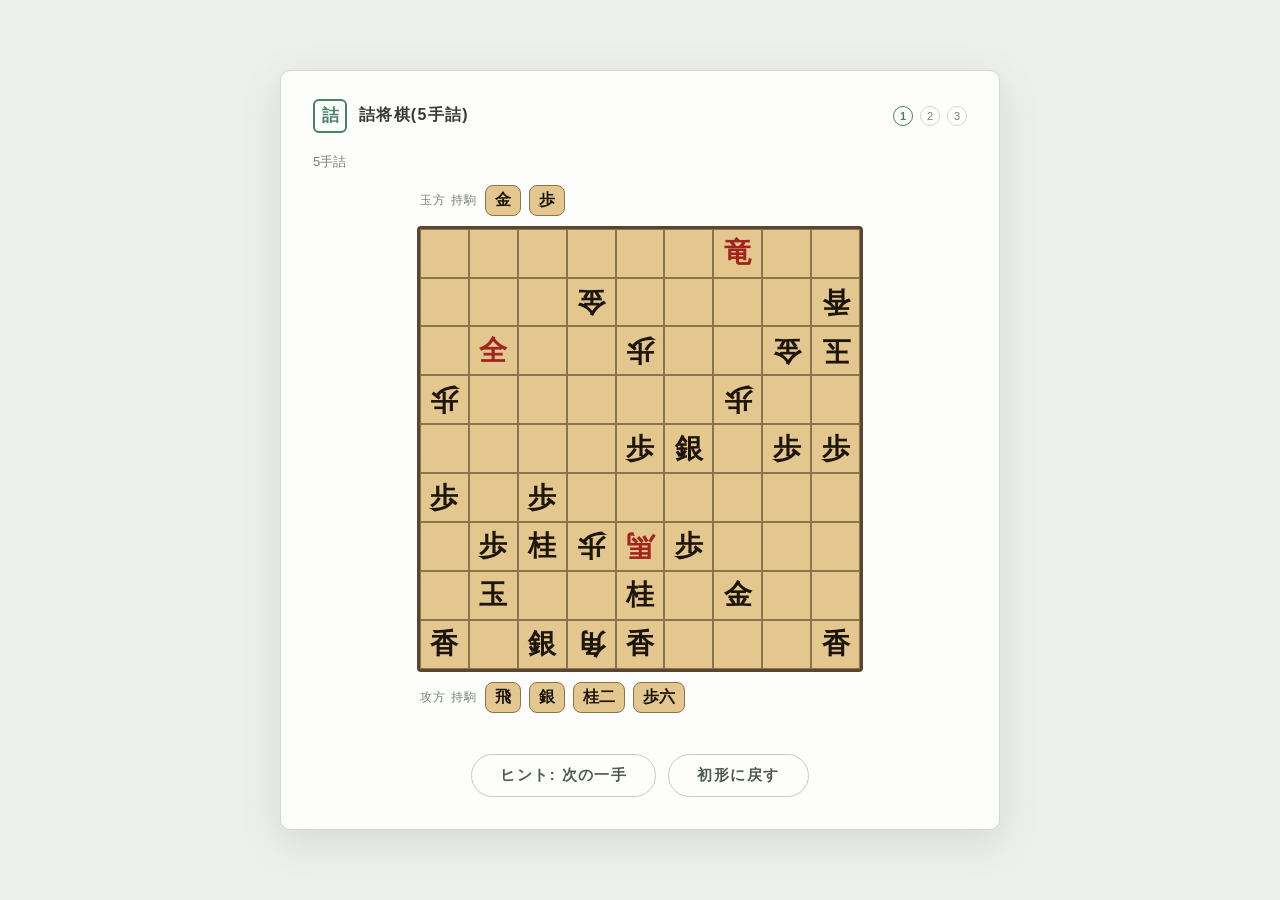
<file: continue.html>
<!DOCTYPE html>
<html lang="ja">
<head>
  <meta charset="utf-8">
  <meta name="viewport" content="width=device-width, initial-scale=1">
  <title>課題を続ける — SNSQuizLocker</title>
  <link rel="stylesheet" href="core/overlay.css">
  <link rel="stylesheet" href="quizzes/koten/koten.css">
  <link rel="stylesheet" href="quizzes/hyakunin/hyakunin.css">
  <link rel="stylesheet" href="quizzes/juon/juon.css">
  <link rel="stylesheet" href="quizzes/senritsu/senritsu.css">
  <link rel="stylesheet" href="quizzes/tsume/tsume.css">
  <style>
    /* 地色は overlay.css のトークンと同値（オーバーレイが全面を覆うため実質見えない保険） */
    html, body { margin: 0; height: 100%; background: #eef0ee; }
    @media (prefers-color-scheme: dark) {
      html, body { background: #16171a; }
    }
  </style>
</head>
<body>
  <div id="ytg-root"></div>
  <script src="core/registry.js"></script>
  <script src="core/ui.js"></script>
  <script src="config.js"></script>
  <script src="quizzes/koten/passages.js"></script>
  <script src="quizzes/koten/koten.js"></script>
  <script src="quizzes/hyakunin/poems.js"></script>
  <script src="quizzes/hyakunin/hyakunin.js"></script>
  <script src="quizzes/juon/juon.js"></script>
  <script src="quizzes/senritsu/senritsu.js"></script>
  <script src="quizzes/tsume/shogi.js"></script>
  <script src="quizzes/tsume/problems.js"></script>
  <script src="quizzes/tsume/tsume.js"></script>
  <script src="continue.js"></script>
</body>
</html>
</file>
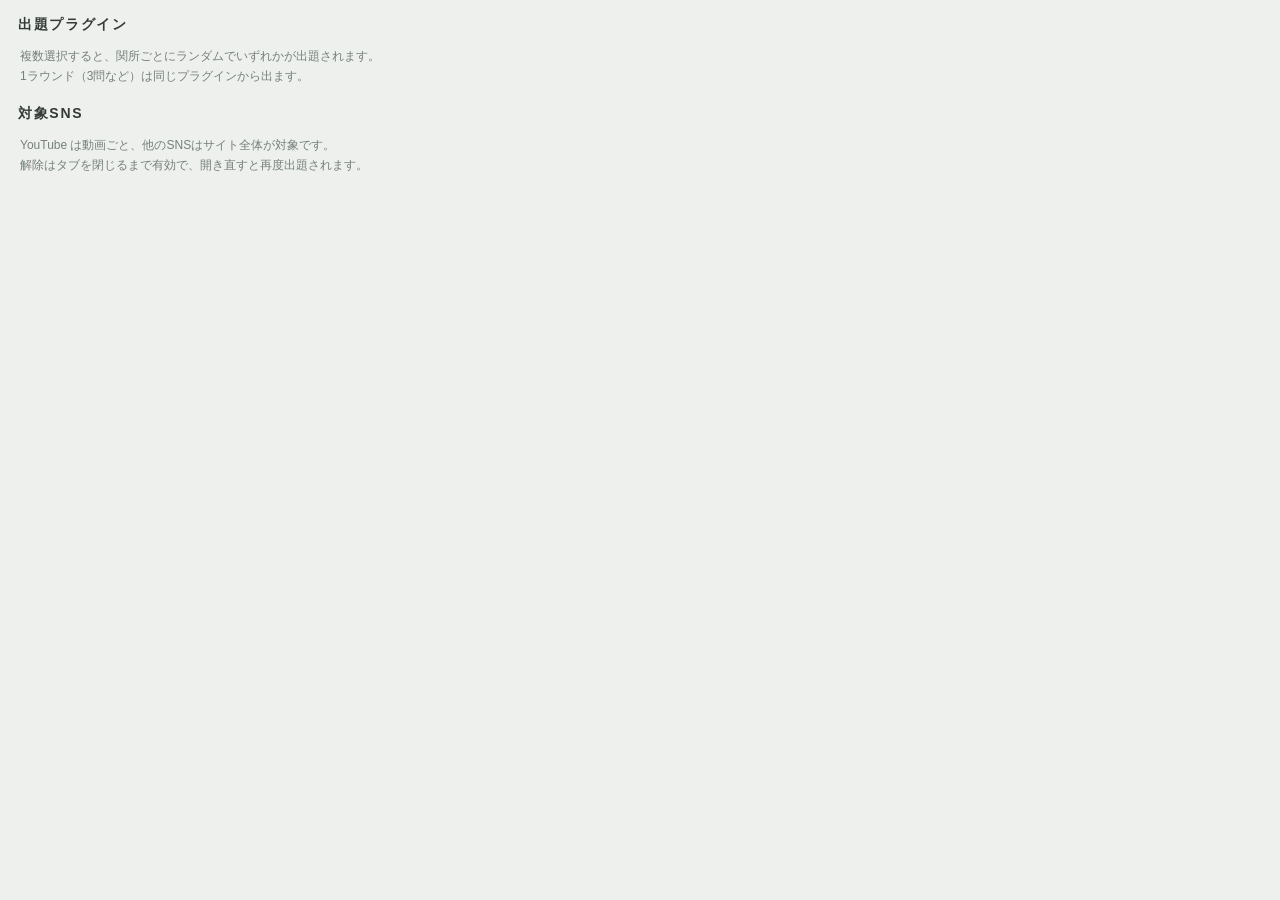
<file: options.html>
<!DOCTYPE html>
<html lang="ja">
<head>
  <meta charset="utf-8">
  <title>SNSQuizLocker の設定</title>
  <style>
    /* 配色トークンは core/overlay.css と同値（このページは単体で開くため自前に持つ）。
       ライト=学習ノート / ダーク=夜の書斎。OS設定に追従。 */
    :root {
      --k-bg: #eef0ee;
      --k-card: #fdfdfb;
      --k-ink: #333a37;
      --k-sub: #75807a;
      --k-line: #d3d8d2;
      --k-accent: #47806e;
      --k-ok: #2f6b45;
      --k-ng: #b3402e;
    }
    @media (prefers-color-scheme: dark) {
      :root {
        --k-bg: #16171a;
        --k-card: #1e1f23;
        --k-ink: #d9d6cc;
        --k-sub: #8d897c;
        --k-line: #34353a;
        --k-accent: #b08b52;
        --k-ok: #86c797;
        --k-ng: #e08a7a;
      }
    }
    body {
      margin: 0;
      padding: 16px 18px;
      min-width: 300px;
      background: var(--k-bg);
      color: var(--k-ink);
      font-family: "Hiragino Kaku Gothic ProN", "Yu Gothic UI", "Yu Gothic", Meiryo, sans-serif;
      font-size: 14px;
    }
    h1 {
      margin: 0 0 12px;
      font-size: 14px;
      font-weight: 700;
      letter-spacing: 0.12em;
    }
    h1.second { margin-top: 18px; }
    label.quiz {
      display: flex;
      align-items: center;
      gap: 10px;
      padding: 8px 10px;
      margin-bottom: 6px;
      background: var(--k-card);
      border: 1px solid var(--k-line);
      border-radius: 8px;
      cursor: pointer;
    }
    label.quiz:hover { border-color: var(--k-sub); }
    label.quiz input { accent-color: var(--k-accent); width: 16px; height: 16px; }
    .badge {
      flex: none;
      width: 24px;
      height: 24px;
      box-sizing: border-box;
      border: 2px solid var(--k-accent);
      border-radius: 5px;
      color: var(--k-accent);
      font-size: 13px;
      font-weight: 700;
      display: flex;
      align-items: center;
      justify-content: center;
    }
    .note {
      margin: 12px 2px 0;
      font-size: 12px;
      line-height: 1.7;
      color: var(--k-sub);
    }
    #status {
      min-height: 1.4em;
      margin-top: 8px;
      font-size: 12px;
      color: var(--k-ok);
    }
    #status.err { color: var(--k-ng); }
  </style>
</head>
<body>
  <h1>出題プラグイン</h1>
  <div id="quizList"></div>
  <p class="note">
    複数選択すると、関所ごとにランダムでいずれかが出題されます。<br>
    1ラウンド（3問など）は同じプラグインから出ます。
  </p>
  <h1 class="second">対象SNS</h1>
  <div id="siteList"></div>
  <p class="note">
    YouTube は動画ごと、他のSNSはサイト全体が対象です。<br>
    解除はタブを閉じるまで有効で、開き直すと再度出題されます。
  </p>
  <div id="status"></div>
  <!-- クイズ・サイトの一覧を得るため、基盤と全クイズを読み込む（host は読み込まない） -->
  <script src="core/registry.js"></script>
  <script src="core/ui.js"></script>
  <script src="config.js"></script>
  <script src="core/sites.js"></script>
  <script src="quizzes/koten/passages.js"></script>
  <script src="quizzes/koten/koten.js"></script>
  <script src="quizzes/hyakunin/poems.js"></script>
  <script src="quizzes/hyakunin/hyakunin.js"></script>
  <script src="quizzes/juon/juon.js"></script>
  <script src="quizzes/senritsu/senritsu.js"></script>
  <script src="quizzes/tsume/shogi.js"></script>
  <script src="quizzes/tsume/problems.js"></script>
  <script src="quizzes/tsume/tsume.js"></script>
  <script src="options.js"></script>
</body>
</html>
</file>
<file: core/overlay.css>
/* 書き取り関所 — 基盤（共有）スタイル。
   host.js / continue.js / ui.js が生成する、クイズ形式に依存しない部分。
   クイズ固有のスタイルは各 quizzes/<形式>/<形式>.css に置く。
   読み込み順: この基盤CSS → 各クイズCSS（クイズ側が .ytg-btn 等を上書きできるように）。

   ── デザイントークン ──────────────────────────────────────────
   配色はすべて .ytg-overlay に定義する --k-* 変数を参照する。
   ライト＝「学習ノート」（白ノート地・青磁）、
   ダーク＝「夜の書斎」（墨地・琥珀）。OSの設定（prefers-color-scheme）に追従。
   クイズCSSも --k-* を使うこと（意味色 ok/ng はアクセントとは独立）。
   本文（覚える対象）は明朝、UIはゴシック。装飾は最小限、絵文字は使わない。 */

html.ytg-lock-scroll,
html.ytg-lock-scroll body {
  overflow: hidden !important;
}

.ytg-overlay {
  /* ライト（学習ノート） */
  --k-bg: #eef0ee;          /* 画面地 */
  --k-card: #fdfdfb;        /* カード地 */
  --k-ink: #333a37;         /* 本文・見出し */
  --k-sub: #75807a;         /* 補助テキスト */
  --k-line: #d3d8d2;        /* 罫・枠線 */
  --k-accent: #47806e;      /* アクセント（青磁） */
  --k-accent-ink: #fdfdfb;  /* アクセント地の上の文字 */
  --k-surface: #f3f5f2;     /* 本文欄などの面 */
  --k-ok: #2f6b45;          /* 意味色: 正・抜け */
  --k-ng: #b3402e;          /* 意味色: 誤・余分 */
  --k-ok-bg: #e2efe5;
  --k-ng-bg: #f6e4e0;
  --k-btn-border: #c2ccc5;  /* ボタン枠 */
  --k-btn-ink: #4c5a53;     /* ボタン文字 */
  --k-cover: #c8d2cb;       /* ゲージの未充填カバー */
  --k-shadow: 0 12px 40px rgba(60, 70, 64, 0.14);

  position: fixed;
  inset: 0;
  z-index: 2147483647;
  background: var(--k-bg);
  display: flex;
  align-items: center;
  justify-content: center;
  padding: 24px;
  box-sizing: border-box;
  font-family: "Hiragino Kaku Gothic ProN", "Yu Gothic UI", "Yu Gothic", Meiryo, sans-serif;
  color: var(--k-ink);
}

@media (prefers-color-scheme: dark) {
  .ytg-overlay {
    /* ダーク（夜の書斎） */
    --k-bg: #16171a;
    --k-card: #1e1f23;
    --k-ink: #d9d6cc;
    --k-sub: #8d897c;
    --k-line: #34353a;
    --k-accent: #b08b52;    /* 琥珀 */
    --k-accent-ink: #1a1508;
    --k-surface: #24252a;
    --k-ok: #86c797;
    --k-ng: #e08a7a;
    --k-ok-bg: rgba(134, 199, 151, 0.16);
    --k-ng-bg: rgba(224, 138, 122, 0.14);
    --k-btn-border: #4a4b51;
    --k-btn-ink: #c8c5ba;
    --k-cover: #4a4b51;
    --k-shadow: 0 16px 48px rgba(0, 0, 0, 0.45);
  }
}

.ytg-card {
  width: min(720px, 100%);
  max-height: calc(100vh - 48px);
  overflow-y: auto;
  background: var(--k-card);
  border: 1px solid var(--k-line);
  border-radius: 10px;
  box-shadow: var(--k-shadow);
  padding: 28px 32px 32px;
  box-sizing: border-box;
}

/* --- ヘッダ: 判子バッジ＋タイトル＋スタンプ進捗 --- */
.ytg-header {
  display: flex;
  align-items: center;
  gap: 12px;
  margin-bottom: 20px;
  text-align: left;
}
.ytg-badge {
  flex: none;
  width: 34px;
  height: 34px;
  box-sizing: border-box;
  border: 2px solid var(--k-accent);
  border-radius: 6px;
  color: var(--k-accent);
  font-size: 17px;
  font-weight: 700;
  display: flex;
  align-items: center;
  justify-content: center;
}
.ytg-title {
  font-size: 16px;
  font-weight: 700;
  letter-spacing: 0.08em;
}
.ytg-stamps {
  margin-left: auto;
  display: flex;
  gap: 7px;
  align-items: center;
}
.ytg-st {
  width: 20px;
  height: 20px;
  box-sizing: border-box;
  border-radius: 50%;
  border: 1.6px solid var(--k-line);
  color: var(--k-sub);
  font-size: 11px;
  display: flex;
  align-items: center;
  justify-content: center;
}
.ytg-st.done {
  background: var(--k-accent);
  border-color: var(--k-accent);
  color: var(--k-accent-ink);
}
.ytg-st.now {
  border-color: var(--k-accent);
  color: var(--k-accent);
  font-weight: 700;
}

/* --- 本文 --- */
.ytg-body { text-align: center; }
.ytg-hint { font-size: 13px; color: var(--k-sub); margin-bottom: 14px; text-align: left; }

/* --- ボタン（丸み・控えめ。primary=アクセント塗り / ghost=枠のみ） --- */
.ytg-btnrow { display: flex; gap: 12px; justify-content: center; flex-wrap: wrap; }
.ytg-btn {
  font-family: inherit;
  font-size: 14.5px;
  font-weight: 600;
  letter-spacing: 0.1em;
  padding: 11px 28px;
  border-radius: 22px;
  border: 1.5px solid var(--k-btn-border);
  background: var(--k-card);
  color: var(--k-btn-ink);
  cursor: pointer;
  transition: transform 0.05s ease, background 0.15s ease, border-color 0.15s ease;
}
.ytg-btn:active { transform: translateY(1px); }
.ytg-btn:hover { border-color: var(--k-sub); }
.ytg-btn-primary {
  background: var(--k-accent);
  border-color: var(--k-accent);
  color: var(--k-accent-ink);
}
.ytg-btn-primary:hover { border-color: var(--k-accent); filter: brightness(1.06); }
.ytg-btn-ghost { background: transparent; }

.ytg-btn-big {
  font-size: 17px;
  padding: 16px 28px;
  width: 100%;
  box-sizing: border-box;
}

.ytg-btn:disabled { cursor: not-allowed; opacity: 0.45; }

/* 縦積みボタン（クリア後の選択画面用） */
.ytg-btnstack {
  display: flex;
  flex-direction: column;
  gap: 12px;
  align-items: stretch;
  margin-top: 8px;
}
</file>
<file: quizzes/koten/koten.css>
/* 古典文学クイズ固有のスタイル。koten.js が生成する要素を対象にする。
   基盤CSS(core/overlay.css)の後に読み込む前提。配色は基盤の --k-* トークンを使う
   （ライト/ダークは基盤側で切り替わる）。
   本文（覚える対象）は明朝＋背表紙線（左のアクセント線）。 */

/* 本文欄 */
.ytg-text {
  font-family: "Hiragino Mincho ProN", "Yu Mincho", "YuMincho", "MS PMincho", serif;
  font-size: 22px;
  line-height: 2.1;
  letter-spacing: 0.03em;
  padding: 16px 20px;
  background: var(--k-surface);
  border-left: 3px solid var(--k-accent);
  margin-bottom: 8px;
  text-align: left;
  white-space: pre-wrap;
  word-break: break-word;
}

/* ふりがな（青空文庫風ルビ記法を <ruby> で描画） */
.ytg-text rt {
  font-size: 10px;
  color: var(--k-sub);
  letter-spacing: 0;
  -webkit-user-select: none;
  user-select: none;
}

/* 作品タイトルの署名（表示欄・入力欄の下） */
.ytg-cite {
  display: flex;
  align-items: baseline;
  justify-content: flex-end;
  gap: 8px;
  margin: 6px 2px 24px;
  font-size: 12.5px;
  color: var(--k-sub);
}
.ytg-cite-title::after { content: "｜"; margin-left: 8px; }

.ytg-noselect {
  -webkit-user-select: none;
  -moz-user-select: none;
  -ms-user-select: none;
  user-select: none;
}

/* ヒント: 原文をぼかす。濃淡（漢字かどうか）は分かるが読み取れない程度。
   初期値は blur(6px)。ヒントボタンを押すたびに1px弱まる（最低3px・5秒クールダウン）。 */
.ytg-blur {
  filter: blur(6px);
  transition: filter 0.6s ease; /* 段階変化を滑らかに */
}

/* 入力欄: 表示欄(.ytg-text)と同じ書体・字送りに揃える。
   1行あたりの文字数＝折り返し位置が一致し、表示時の記憶と見た目がずれない。 */
.ytg-input {
  width: 100%;
  box-sizing: border-box;
  font-family: "Hiragino Mincho ProN", "Yu Mincho", "YuMincho", "MS PMincho", serif;
  font-size: 22px;
  line-height: 2.1;
  letter-spacing: 0.03em;
  padding: 16px 20px;
  background: var(--k-card);
  color: var(--k-ink);
  border: 1.5px solid var(--k-line);
  border-radius: 8px;
  resize: vertical;
  margin-bottom: 20px;
  outline: none;
  word-break: break-word;
}
.ytg-input:focus { border-color: var(--k-accent); }

/* --- 待機中の「覚えた」: 左から右へアクセント色に満ちる ---
   背景は最初から primary のアクセント色のまま。カバー色の覆いを上に重ねて隠し、
   それを右端起点で縮める（scaleX(1)→0）ことで左から色が現れるように見せる。
   ボタンの背景色は一度も変化しないため、完成時にトランジションが発火せずフラッシュしない。
   transform だけで動かすので GPU 合成で軽く、縁も滑らか（再描画が起きない）。 */
.ytg-btn-arming,
.ytg-btn-arming:hover {
  position: relative;
  overflow: hidden;      /* 覆いを角丸に沿ってクリップ */
  background: var(--k-accent);
  border-color: var(--k-accent);
  filter: none;
}
.ytg-fill {
  position: absolute;
  inset: 0;
  z-index: 0;
  background: var(--k-cover);  /* 未充填を隠す覆い。右側に残り、左から色が現れる。 */
  transform: scaleX(1);
  transform-origin: right center;
  will-change: transform;
  animation: ytg-fill-x 5s linear forwards; /* 実際の時間は JS が duration を上書き */
}
.ytg-arm-label {
  position: relative;
  z-index: 1;            /* ラベルを覆いの上に */
  color: var(--k-accent-ink);
}
@keyframes ytg-fill-x { to { transform: scaleX(0); } }

/* --- 結果 --- */
.ytg-result { font-size: 18px; font-weight: 700; margin-bottom: 18px; }
.ytg-ok { color: var(--k-ok); }
.ytg-ng { color: var(--k-ng); }

/* --- diff表示（本文と同じ扱い: 明朝＋背表紙線） --- */
.ytg-diff {
  font-family: "Hiragino Mincho ProN", "Yu Mincho", "YuMincho", "MS PMincho", serif;
  font-size: 21px;
  line-height: 2.1;
  letter-spacing: 0.03em;
  padding: 16px 20px;
  background: var(--k-surface);
  border-left: 3px solid var(--k-accent);
  margin-bottom: 14px;
  text-align: left;
  white-space: pre-wrap;
  word-break: break-word;
}
.ytg-eq  { color: var(--k-ink); }
.ytg-ins { color: var(--k-ng); text-decoration: line-through; background: var(--k-ng-bg); }
.ytg-del { color: var(--k-ok); background: var(--k-ok-bg); border-radius: 3px; }
.ytg-legend { font-size: 12.5px; color: var(--k-sub); margin-bottom: 18px; }
.ytg-legend .ytg-eq  { color: var(--k-ink); }
.ytg-legend .ytg-ins { text-decoration: none; background: none; color: var(--k-ng); }
.ytg-legend .ytg-del { background: none; color: var(--k-ok); }
</file>
<file: quizzes/hyakunin/hyakunin.css>
/* 百人一首クイズ固有のスタイル。hyakunin.js が生成する要素を対象にする。
   基盤CSS(core/overlay.css)の後に読み込む前提。配色は基盤の --k-* トークンを使う。
   プラグインとして自己完結させるため、koten.css と共通のルール
   （.ytg-text / .ytg-input / diff 等）も同値でここに持つ
   （フォーク運用で quizzes/koten を消しても崩れない）。 */

/* 本文欄（明朝＋背表紙線） */
.ytg-text {
  font-family: "Hiragino Mincho ProN", "Yu Mincho", "YuMincho", "MS PMincho", serif;
  font-size: 22px;
  line-height: 2.1;
  letter-spacing: 0.03em;
  padding: 16px 20px;
  background: var(--k-surface);
  border-left: 3px solid var(--k-accent);
  margin-bottom: 8px;
  text-align: left;
  white-space: pre-wrap;
  word-break: break-word;
}

/* 歌番号・作者の署名（表示欄・入力欄の下） */
.ytg-cite {
  display: flex;
  align-items: baseline;
  justify-content: flex-end;
  gap: 8px;
  margin: 6px 2px 24px;
  font-size: 12.5px;
  color: var(--k-sub);
}
.ytg-cite-title::after { content: "｜"; margin-left: 8px; }

.ytg-noselect {
  -webkit-user-select: none;
  -moz-user-select: none;
  -ms-user-select: none;
  user-select: none;
}

/* ヒント: 下の句をぼかす（読み取れないが濃淡は分かる程度）。
   初期値は blur(6px)。ヒントボタンを押すたびに1px弱まる（最低3px・5秒クールダウン）。 */
.ytg-blur {
  filter: blur(6px);
  transition: filter 0.6s ease; /* 段階変化を滑らかに */
}

/* 入力欄: 表示欄(.ytg-text)と同じ書体・字送りに揃える */
.ytg-input {
  width: 100%;
  box-sizing: border-box;
  font-family: "Hiragino Mincho ProN", "Yu Mincho", "YuMincho", "MS PMincho", serif;
  font-size: 22px;
  line-height: 2.1;
  letter-spacing: 0.03em;
  padding: 16px 20px;
  background: var(--k-card);
  color: var(--k-ink);
  border: 1.5px solid var(--k-line);
  border-radius: 8px;
  resize: vertical;
  margin-bottom: 20px;
  outline: none;
  word-break: break-word;
}
.ytg-input:focus { border-color: var(--k-accent); }

/* --- 上の句 / 下の句 --------------------------------------------------- */
/* 欄の左上に添える小ラベル */
.hy-label {
  font-size: 11px;
  letter-spacing: 0.2em;
  color: var(--k-sub);
  margin: 0 4px 4px;
  text-align: left;
}

/* 上の句: 常に表示される手掛かり。覚える対象（下の句）より控えめにする。
   背表紙線をアクセントでなく罫色にして「覚える対象は下の句」を示す。 */
.hy-kami {
  border-left-color: var(--k-line);
  opacity: 0.8;
}

/* 下の句: 覚える対象。基準の .ytg-text のまま（アクセントの背表紙線）。 */

/* --- 結果 --- */
.ytg-result { font-size: 18px; font-weight: 700; margin-bottom: 18px; }
.ytg-ok { color: var(--k-ok); }
.ytg-ng { color: var(--k-ng); }

/* --- diff表示（本文と同じ扱い） --- */
.ytg-diff {
  font-family: "Hiragino Mincho ProN", "Yu Mincho", "YuMincho", "MS PMincho", serif;
  font-size: 21px;
  line-height: 2.1;
  letter-spacing: 0.03em;
  padding: 16px 20px;
  background: var(--k-surface);
  border-left: 3px solid var(--k-accent);
  margin-bottom: 14px;
  text-align: left;
  white-space: pre-wrap;
  word-break: break-word;
}
.ytg-eq  { color: var(--k-ink); }
.ytg-ins { color: var(--k-ng); text-decoration: line-through; background: var(--k-ng-bg); }
.ytg-del { color: var(--k-ok); background: var(--k-ok-bg); border-radius: 3px; }
.ytg-legend { font-size: 12.5px; color: var(--k-sub); margin-bottom: 18px; }
.ytg-legend .ytg-eq  { color: var(--k-ink); }
.ytg-legend .ytg-ins { text-decoration: none; background: none; color: var(--k-ng); }
.ytg-legend .ytg-del { background: none; color: var(--k-ok); }
</file>
<file: quizzes/juon/juon.css>
/* 重音(2音)クイズ固有のスタイル。juon.js が生成する要素を対象にする。
   基盤CSS(core/overlay.css)の後に読み込む前提。配色は基盤の --k-* トークンを使う。
   鍵盤の白鍵・黒鍵はピアノ実物の色なので両モード共通の固定色。
   選択○・結果の色付けにトークンを使う。 */

/* --- ピアノ鍵盤 --------------------------------------------------------- */
.ju-kbd {
  position: relative;
  height: 170px;
  margin: 10px 0 14px;
  -webkit-user-select: none;
  user-select: none;
}

.ju-key {
  position: absolute;
  top: 0;
  box-sizing: border-box;
  border-radius: 0 0 6px 6px;
  cursor: pointer;
}

.ju-white {
  height: 100%;
  background: #f7f5ef;
  border: 1px solid #8f9089;
  z-index: 1;
}
.ju-white:hover { background: #fffdf6; }
.ju-white:active { background: #ece5d2; }

.ju-black {
  height: 60%;
  background: #26262a;
  border: 1px solid #111;
  border-top: none;
  z-index: 2;
  box-shadow: 0 3px 6px rgba(0, 0, 0, 0.35);
}
.ju-black:hover { background: #35353b; }
.ju-black:active { background: #45454c; }

/* C の音名ラベル（位置の目印） */
.ju-keylabel {
  position: absolute;
  bottom: 28px;
  left: 0;
  width: 100%;
  text-align: center;
  font-size: 10px;
  color: #8f9089;
  pointer-events: none;
}

/* --- 解答の選択○（鍵盤クリック＝試し弾きとは別に、これで選ぶ） --------- */
.ju-dot {
  position: absolute;
  left: 50%;
  transform: translateX(-50%);
  bottom: 7px;
  width: 15px;
  height: 15px;
  border-radius: 50%;
  box-sizing: border-box;
  border: 2px solid #8f9089;
  background: transparent;
}
.ju-black .ju-dot { border-color: #b9b9bd; }
.ju-dot:hover { border-color: var(--k-accent); }

/* 選択中: ○がアクセント色に埋まり、鍵盤も淡く色づく */
.ju-sel .ju-dot {
  background: var(--k-accent);
  border-color: var(--k-accent);
}
.ju-white.ju-sel { background: color-mix(in srgb, var(--k-accent) 22%, #f7f5ef); }
.ju-black.ju-sel { background: color-mix(in srgb, var(--k-accent) 45%, #26262a); }

/* --- 答え合わせの色付け（自分の選んだ音の正誤のみ。正解の音は明かさない）
   鍵盤上の固定色に載せる意味色なので両モード共通。 */
.ju-white.ju-ok { background: #bfe3c6; border-color: #4d8a59; }
.ju-black.ju-ok { background: #2f5a38; }
.ju-white.ju-ng { background: #ecc4c4; border-color: #a05252; }
.ju-black.ju-ng { background: #6a3232; }
.ju-legend-ok { color: var(--k-ok); }
.ju-legend-ng { color: var(--k-ng); }

/* --- 状態表示（「2音選んでください」等） -------------------------------- */
.ju-status {
  min-height: 1.4em;
  font-size: 13px;
  color: var(--k-ng);
  margin-bottom: 10px;
  text-align: left;
}

/* 「正解」表示: 1.2秒見せてから0.6秒でフェードアウト。
   opacity だけを変え、行の高さは残してレイアウトを揺らさない。 */
.ju-fadeout {
  animation: ju-fade 1.8s ease forwards;
}
@keyframes ju-fade {
  0%   { opacity: 1; }
  67%  { opacity: 1; }
  100% { opacity: 0; }
}

/* --- 結果（他クイズと同値の共通ルール） --------------------------------- */
.ytg-result { font-size: 18px; font-weight: 700; margin-bottom: 18px; }
.ytg-ok { color: var(--k-ok); }
.ytg-ng { color: var(--k-ng); }
.ytg-legend { font-size: 12.5px; color: var(--k-sub); margin-bottom: 18px; }
</file>
<file: quizzes/senritsu/senritsu.css>
/* 旋律聴音クイズ固有のスタイル。senritsu.js が生成する要素を対象にする。
   基盤CSS(core/overlay.css)の後に読み込む前提。配色は基盤の --k-* トークンを使う。
   五線譜は SVG で描き、線・音符は currentColor（=インク色）を継承する。 */

.se-staffwrap {
  position: relative; /* 「整列」ボタンの基準 */
  margin: 12px 0 8px;
  padding: 10px 8px;
  background: var(--k-surface);
  border-left: 3px solid var(--k-accent);
}

/* 譜面右上の「整列」ボタン（小さめ） */
.se-align {
  position: absolute;
  top: 6px;
  right: 8px;
  font-size: 12px;
  padding: 4px 14px;
  border-radius: 14px;
}

.se-staff {
  display: block;
  width: 100%;
  height: auto;
  color: var(--k-ink);
  cursor: crosshair;
  -webkit-user-select: none;
  user-select: none;
}

.se-line { stroke: currentColor; stroke-width: 1; opacity: 0.75; }
.se-line.se-final { stroke-width: 2.5; }
.se-clef { font-size: 46px; fill: currentColor; opacity: 0.85; }
.se-clef-f { font-size: 36px; }

.se-note .se-head { fill: currentColor; }
.se-note .se-head-half { fill: none; stroke: currentColor; stroke-width: 1.6; } /* 2分は白玉 */
.se-note .se-stem { stroke: currentColor; stroke-width: 1.6; }
.se-note .se-ledger { stroke: currentColor; stroke-width: 1; opacity: 0.75; }

/* 置く前のゴースト（縦位置スナップ済みプレビュー） */
.se-ghost { opacity: 0.35; }

/* 採点結果（自分の音符の正誤のみ。正解の旋律は明かさない） */
.se-okn .se-head { fill: var(--k-ok); }
.se-okn .se-head-half { fill: none; stroke: var(--k-ok); }
.se-okn .se-stem, .se-okn .se-ledger { stroke: var(--k-ok); }
.se-ngn .se-head { fill: var(--k-ng); }
.se-ngn .se-head-half { fill: none; stroke: var(--k-ng); }
.se-ngn .se-stem, .se-ngn .se-ledger { stroke: var(--k-ng); }

/* 音価パレットの選択状態 */
.se-tools { margin-top: 10px; }
.se-active {
  border-color: var(--k-accent);
  color: var(--k-accent);
  font-weight: 700;
}

/* 状態表示 */
.se-status {
  min-height: 1.4em;
  font-size: 13px;
  color: var(--k-ng);
  margin: 6px 0 10px;
  text-align: left;
}

/* 「正解」表示: しばらく見せてからフェードアウト */
.se-fadeout { animation: se-fade 1.8s ease forwards; }
@keyframes se-fade {
  0%   { opacity: 1; }
  67%  { opacity: 1; }
  100% { opacity: 0; }
}

/* --- 結果（他クイズと同値の共通ルール） --------------------------------- */
.ytg-result { font-size: 18px; font-weight: 700; margin-bottom: 18px; }
.ytg-ok { color: var(--k-ok); }
.ytg-ng { color: var(--k-ng); }
</file>
<file: quizzes/tsume/tsume.css>
/* 詰将棋クイズ固有のスタイル。tsume.js が生成する要素を対象にする。
   基盤CSS(core/overlay.css)の後に読み込む前提。配色は基盤の --k-* トークンを使う。
   盤・駒・持駒チップは将棋盤実物の木の色なので両モード共通の固定色。
   周辺のラベル・状態表示にトークンを使う。 */

/* --- 盤 ------------------------------------------------------------------ */
.ts-board {
  position: relative; /* 「正解」オーバーレイの基準 */
  display: grid;
  grid-template-columns: repeat(9, 1fr);
  grid-template-rows: repeat(9, 1fr); /* 駒のない段も同じ高さに保つ */
  width: min(100%, 440px);
  aspect-ratio: 1;
  margin: 10px auto;
  background: #e3c78f;
  border: 3px solid #5a4630;
  border-radius: 4px;
  -webkit-user-select: none;
  user-select: none;
}

.ts-cell {
  position: relative;
  border: 1px solid #8a744e;
  display: flex;
  align-items: center;
  justify-content: center;
  cursor: pointer;
  box-sizing: border-box;
}

.ts-piece {
  font-size: clamp(16px, 4.2vmin, 28px);
  font-weight: 700;
  color: #1c1508;
  line-height: 1;
  pointer-events: none;
}
.ts-gote { transform: rotate(180deg); display: inline-block; }
.ts-promoted { color: #a3231d; }

/* 選択中の駒・直前の着手・候補マス（木地の上の固定色） */
.ts-selsq { outline: 3px solid #b3722e; outline-offset: -3px; }
.ts-last { background: #d9ad63; }
.ts-cand { background: #f0dfae; }
.ts-cand::after {
  content: "";
  position: absolute;
  width: 22%;
  height: 22%;
  border-radius: 50%;
  background: #b08b3a;
  opacity: 0.75;
}

/* ヒントの点滅 */
.ts-flash { animation: ts-flash-kf 0.5s ease 3; }
@keyframes ts-flash-kf {
  50% { background: #ffd76e; }
}

/* --- 持駒 ---------------------------------------------------------------- */
.ts-hand {
  display: flex;
  align-items: center;
  gap: 8px;
  flex-wrap: wrap;
  margin: 4px auto;
  width: min(100%, 440px);
  text-align: left;
}
.ts-hand-label {
  font-size: 12px;
  color: var(--k-sub);
  letter-spacing: 0.1em;
  white-space: nowrap;
}
.ts-chip {
  display: inline-block;
  padding: 4px 9px;
  border-radius: 8px;
  background: #e3c78f;
  color: #1c1508;
  font-size: 16px;
  font-weight: 700;
  border: 1px solid #8a744e;
}
.ts-chip-mine { cursor: pointer; }
.ts-chip-mine:hover { background: #f0dfae; }
.ts-chip-none {
  background: none;
  border: none;
  color: var(--k-sub);
  font-weight: 400;
  font-size: 12.5px;
}

/* --- 状態表示 ------------------------------------------------------------ */
.ts-status {
  min-height: 1.6em;
  margin: 6px 0 10px;
}
.ts-msg { font-size: 13px; color: var(--k-sub); margin-right: 8px; }

/* 詰み上がり時に盤面中央へ重ねる「正解」（木地の上なので両モード共通の暗幕） */
.ts-correct-overlay {
  position: absolute;
  inset: 0;
  display: flex;
  align-items: center;
  justify-content: center;
  font-size: 56px;
  font-weight: 700;
  letter-spacing: 0.3em;
  text-indent: 0.3em; /* letter-spacing の右余白ぶんを補正して中央に */
  color: #a8e0b4;
  background: rgba(20, 22, 26, 0.55);
  text-shadow: 0 2px 16px rgba(0, 0, 0, 0.8);
  pointer-events: none;
  z-index: 3;
}

/* 「正解」表示: しばらく見せてからフェードアウト */
.ts-fadeout { animation: ts-fade 1.8s ease forwards; }
@keyframes ts-fade {
  0%   { opacity: 1; }
  67%  { opacity: 1; }
  100% { opacity: 0; }
}

/* --- 結果（他クイズと同値の共通ルール） ----------------------------------- */
.ytg-result { font-size: 18px; font-weight: 700; margin-bottom: 18px; }
.ytg-ok { color: var(--k-ok); }
.ytg-ng { color: var(--k-ng); }
</file>
